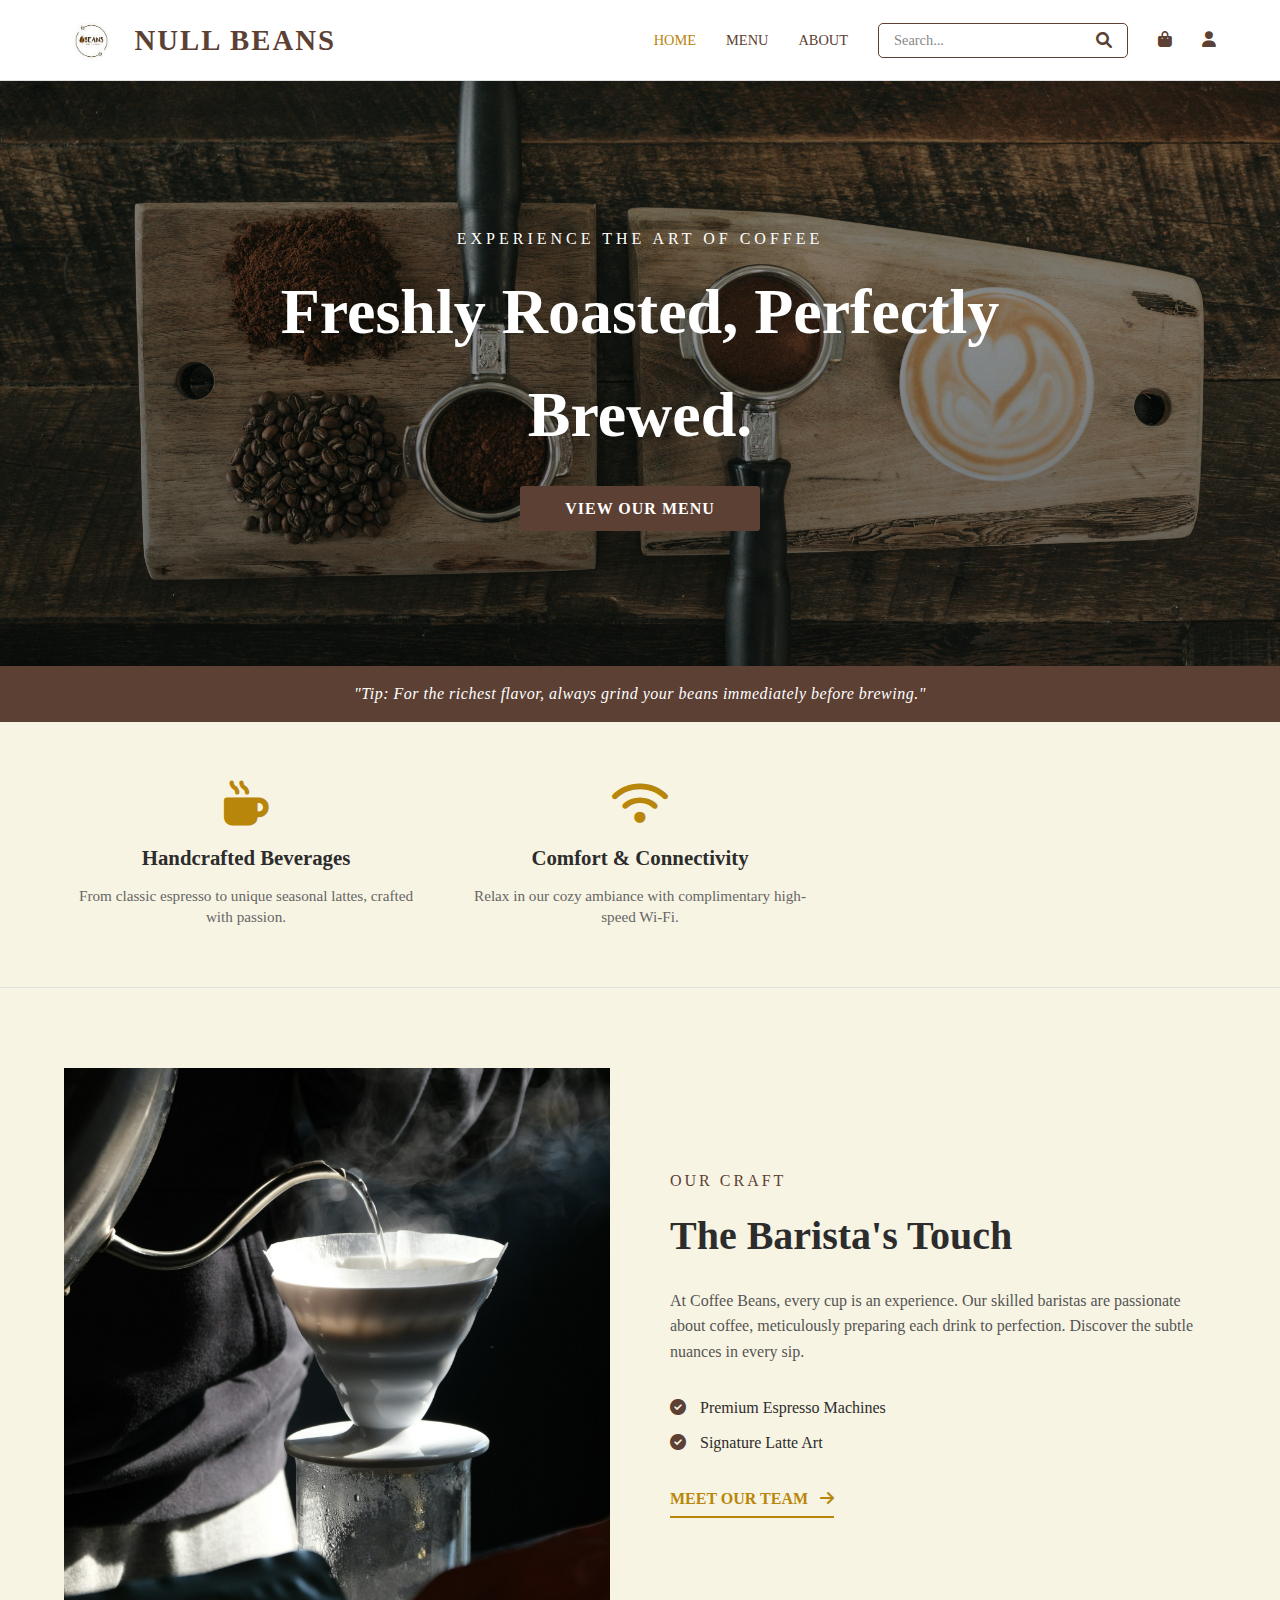
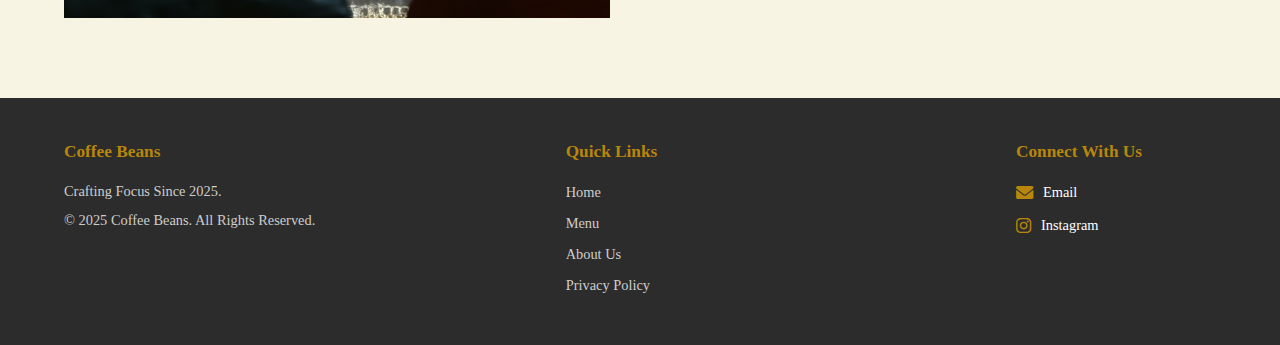
<file: index.html>
<!DOCTYPE html>
<html lang="en">
<head>
    <meta charset="UTF-8">
    <meta name="viewport" content="width=device-width, initial-scale=1.0">
    <title>Coffee Beans - Premium Coffee Shop</title>
    <link rel="stylesheet" href="style.css">
    <link rel="stylesheet" href="https://cdnjs.cloudflare.com/ajax/libs/font-awesome/6.0.0-beta3/css/all.min.css">
</head>
<body>

    <header class="main-header">
        <div class="container">
            <div class="logo">
                <a href="#">
                    <img src="img1.jpg" alt="Coffee Beans Logo" class="brand-logo">
                    <span class="website-title">NULL BEANS</span>
                </a>
            </div>
            <nav class="main-nav">
                <ul>
                    <li><a href="index.html" class="active">Home</a></li>
                    <li><a href="menu.html">Menu</a></li>
                    <li><a href="about.html">About</a></li>
                    <li class="search-item">
                        <div class="nav-search-box">
                            <input type="text" placeholder="Search...">
                            <i class="fas fa-search"></i>
                        </div>
                    </li>
                    <li><a href="cart.html"><i class="fas fa-shopping-bag"></i></a></li>
                    <li><a href="profile.html"><i class="fas fa-user"></i></a></li>
                </ul>
            </nav>
        </div>
    </header>

    <section class="hero-section">
        <div class="container hero-content">
            <p class="hero-subheading">Experience the Art of Coffee</p>
            <h1>Freshly Roasted, Perfectly Brewed.</h1>
            <a href="menu.html" class="cta-button">View Our Menu</a>
        </div>
    </section>
    
    <section class="suggestion-strip">
        <div class="container">
            <p>"Tip: For the richest flavor, always grind your beans immediately before brewing."</p>
        </div>
    </section>

    <section class="value-section">
        <div class="container value-grid">
            <div class="value-card">
                <i class="fas fa-mug-hot"></i>
                <h3>Handcrafted Beverages</h3>
                <p>From classic espresso to unique seasonal lattes, crafted with passion.</p>
            </div>
            
            <div class="value-card">
                <i class="fas fa-wifi"></i>
                <h3>Comfort & Connectivity</h3>
                <p>Relax in our cozy ambiance with complimentary high-speed Wi-Fi.</p>
            </div>
        </div>
    </section>

    <section class="spotlight-section">
        <div class="container spotlight-grid">
            <div class="spotlight-image">
                <img src="img4.jpg" alt="Barista preparing a coffee">
            </div>
            <div class="spotlight-text">
                <span class="section-tag">Our Craft</span>
                <h2>The Barista's Touch</h2>
                <p>At Coffee Beans, every cup is an experience. Our skilled baristas are passionate about coffee, meticulously preparing each drink to perfection. Discover the subtle nuances in every sip.</p>
                <ul class="key-features">
                    
                    <li><i class="fas fa-check-circle"></i> Premium Espresso Machines</li>
                    <li><i class="fas fa-check-circle"></i> Signature Latte Art</li>
                </ul>
                <a href="#" class="shop-link">Meet Our Team <i class="fas fa-arrow-right"></i></a>
            </div>
        </div>
    </section>

    <footer class="main-footer">
        <div class="container footer-content">
            <div class="footer-section contact-info">
                <h3>Coffee Beans</h3>
                <p>Crafting Focus Since 2025.</p>
                <p>&copy; 2025 Coffee Beans. All Rights Reserved.</p>
            </div>
            <div class="footer-section footer-links">
                <h3>Quick Links</h3>
                <ul>
                    <li><a href="index.html">Home</a></li>
                    <li><a href="menu.html">Menu</a></li>
                    <li><a href="about.html">About Us</a></li>
                    <li><a href="#">Privacy Policy</a></li>
                </ul>
            </div>
            <div class="footer-section social-media">
                <h3>Connect With Us</h3>
                <a href="Nulbeans@gmail.com" class="social-icon"><i class="fas fa-envelope"></i> Email</a>
                <a href="https://www.instagram.com/nulbeans?igsh=MWQxdHUwdnF5MXJobg==" class="social-icon" target="_blank"><i class="fab fa-instagram"></i> Instagram</a>
            </div>
        </div>
    </footer>

</body>
</html>
</file>
<file: style.css>
/* --- Global Reset and Setup --- */
* {
    box-sizing: border-box;
    margin: 0;
    padding: 0;
}

body {
    font-family: 'Georgia', serif;
    line-height: 1.6;
    color: #2c2c2c; /* Deep Charcoal text */
    background-color: #F8F4E3; /* Soft Cream Background (Entire Page) */
}

.container {
    width: 90%;
    max-width: 1280px;
    margin: 0 auto;
}

a {
    text-decoration: none;
    color: inherit;
    transition: color 0.3s;
}

ul {
    list-style: none;
}

/* --- Premium Coffee Shop Color Palette --- */
:root {
    --white: #fff;
    --dark-text: #2c2c2c;
    --border-light: #e0e0e0;
    --accent-gold: #B8860B; /* Burnished Gold */
    --primary-coffee-brown: #5C4033; /* Rich Espresso Brown */
    --hover-gold: #D4AF37;
}

/* --- Header & Navigation --- */
.main-header {
    background-color: var(--white); /* White Navbar */
    padding: 15px 0; /* DECREASED PADDING for smaller size */
    border-bottom: 1px solid var(--border-light);
}

.main-header .container {
    display: flex;
    justify-content: space-between;
    align-items: center;
}

.logo a {
    display: flex; /* Enable flex for logo and title alignment */
    align-items: center;
    gap: 15px; /* Space between the image logo and the text title */
    color: inherit; /* Ensure the link doesn't affect the title color */
}

.brand-logo {
    height: 50px; /* REDUCED HEIGHT for smaller logo image */
    width: auto;
    display: block;
}

.website-title {
    font-family: 'Georgia', serif;
    font-size: 1.8em;
    font-weight: 700;
    color: var(--primary-coffee-brown); /* Coffee color text */
    letter-spacing: 2px;
    text-transform: uppercase;
    line-height: 1; 
}

.main-nav ul {
    display: flex;
    gap: 30px;
    align-items: center;
}

.main-nav a {
    text-transform: uppercase;
    font-size: 0.9em;
    font-weight: 500;
    padding: 5px 0;
    color: var(--primary-coffee-brown);
}

.main-nav a:hover,
.main-nav a.active {
    color: var(--accent-gold);
}

.main-nav i {
    font-size: 1.1em;
    color: var(--primary-coffee-brown);
}
.main-nav a:hover i {
    color: var(--accent-gold);
}

/* Search Bar Styling */
.nav-search-box {
    display: flex;
    align-items: center;
    border: 1px solid var(--primary-coffee-brown);
    border-radius: 5px;
    padding: 8px 15px;
    width: 250px;
    background-color: var(--white);
    transition: all 0.3s ease;
}

.nav-search-box:focus-within {
    border-color: var(--accent-gold);
    box-shadow: 0 0 0 2px rgba(184, 134, 11, 0.2);
}

.nav-search-box input {
    border: none;
    outline: none;
    flex-grow: 1;
    padding: 0;
    background: none;
    color: var(--dark-text);
    font-family: 'Georgia', serif;
    font-size: 0.9em;
}

.nav-search-box input::placeholder {
    color: #888;
}

.nav-search-box i {
    color: var(--primary-coffee-brown);
    margin-left: 10px;
    font-size: 1em;
}


/* --- Hero Section --- */
.hero-section {
    height: 65vh;
    min-height: 450px;
    /* Moody coffee cup image */
    background: linear-gradient(rgba(0, 0, 0, 0.3), rgba(0, 0, 0, 0.5)), url('img2.jpg') no-repeat center center/cover;
    display: flex;
    align-items: center;
    text-align: center;
    color: var(--white);
}

.hero-content {
    max-width: 900px;
    margin: 0 auto;
    padding: 0 20px;
}

.hero-subheading {
    text-transform: uppercase;
    font-size: 1em;
    letter-spacing: 4px;
    font-weight: 400;
    margin-bottom: 10px;
    color: var(--hover-gold);
}

.hero-content h1 {
    font-size: 4em;
    margin-bottom: 30px;
    font-weight: 700;
}

.cta-button {
    background-color: var(--primary-coffee-brown);
    color: var(--white);
    padding: 14px 45px;
    border-radius: 3px;
    text-transform: uppercase;
    font-weight: bold;
    letter-spacing: 1px;
    transition: background-color 0.3s;
}

.cta-button:hover {
    background-color: var(--accent-gold);
}

/* --- Value Propositions Section --- */
.value-section {
    padding: 60px 0;
    background-color: var(--cream-bg);
    border-bottom: 1px solid var(--border-light);
}

.value-grid {
    display: grid;
    grid-template-columns: repeat(3, 1fr);
    gap: 30px;
    text-align: center;
}

.value-card i {
    font-size: 2.8em;
    color: var(--accent-gold);
    margin-bottom: 15px;
}

.value-card h3 {
    font-size: 1.3em;
    font-weight: 600;
    margin-bottom: 10px;
}

.value-card p {
    color: #666;
    font-size: 0.95em;
    line-height: 1.4;
}

/* --- Featured Product Spotlight --- */
.spotlight-section {
    padding: 80px 0;
    background-color: var(--cream-bg);
}

.spotlight-grid {
    display: grid;
    grid-template-columns: 1fr 1fr;
    gap: 60px;
    align-items: center;
}

.spotlight-image img {
    width: 100%;
    height: 550px;
    object-fit: cover;
    display: block;
    border-radius: 0;
}

.section-tag {
    color: var(--primary-coffee-brown);
    text-transform: uppercase;
    font-size: 1em;
    letter-spacing: 3px;
    display: block;
    margin-bottom: 10px;
    font-weight: 500;
}

.spotlight-text h2 {
    font-size: 2.5em;
    margin-bottom: 20px;
    font-weight: 700;
    color: var(--dark-text);
}

.spotlight-text p {
    margin-bottom: 30px;
    color: #555;
    line-height: 1.6;
}

.key-features {
    margin-bottom: 30px;
}

.key-features li {
    text-align: left;
    margin-bottom: 10px;
    font-size: 1em;
    color: var(--dark-text);
}

.key-features i {
    color: var(--primary-coffee-brown);
    margin-right: 10px;
}

.shop-link {
    color: var(--accent-gold);
    font-weight: 600;
    text-transform: uppercase;
    display: inline-block;
    border-bottom: 2px solid var(--accent-gold);
    padding-bottom: 5px;
}

.shop-link i {
    margin-left: 8px;
    transition: margin-left 0.3s;
}

.shop-link:hover i {
    margin-left: 15px;
}

/* Media Query for Mobile/Tablet */
@media (max-width: 900px) {
    .main-nav ul {
        gap: 15px;
    }
    .hero-content h1 {
        font-size: 2.5em;
    }
    .value-grid, .spotlight-grid {
        grid-template-columns: 1fr;
    }
    .spotlight-image img {
        height: 400px;
    }
    .spotlight-text {
        padding-top: 20px;
    }
    .nav-search-box {
        width: 180px;
        padding: 6px 10px;
    }
}

/* --- Menu Page Specific Styling --- */

.menu-page-content {
    padding: 60px 0 100px 0;
    background-color: var(--cream-bg);
}

.page-title {
    font-size: 3.5em;
    font-weight: 700;
    text-align: center;
    color: var(--primary-coffee-brown);
    margin-bottom: 10px;
}

.menu-intro {
    font-size: 1.1em;
    text-align: center;
    color: #666;
    margin-bottom: 50px;
    font-style: italic;
}

.menu-grid {
    display: grid;
    grid-template-columns: repeat(2, 1fr); /* Two columns for categories */
    gap: 50px 80px;
}

.full-width {
    grid-column: 1 / -1; /* Make the Iced Tea section span both columns */
}

.category-title {
    font-size: 2em;
    font-weight: 700;
    color: var(--dark-text);
    margin-bottom: 25px;
    padding-bottom: 10px;
    border-bottom: 3px solid var(--accent-gold); /* Gold underline for premium feel */
}

.category-title i {
    color: var(--primary-coffee-brown);
    margin-right: 15px;
    font-size: 1em;
}

.menu-list {
    display: grid;
    gap: 15px;
}

.menu-list.two-columns {
    grid-template-columns: repeat(2, 1fr); /* Split the Iced Tea list into two columns */
    gap: 15px 40px;
}

.menu-item {
    display: flex;
    justify-content: space-between;
    align-items: baseline;
    padding: 8px 0;
    border-bottom: 1px dotted #ccc;
    font-size: 1.1em;
}

.item-name {
    font-weight: 500;
    color: var(--primary-coffee-brown);
}

.item-price {
    /* Add a placeholder price if desired, otherwise leave empty */
    color: var(--dark-text); 
    font-weight: 700;
    font-style: italic;
}

/* Responsive adjustment for menu page */
@media (max-width: 768px) {
    .menu-grid {
        grid-template-columns: 1fr; /* Stack categories on mobile */
        gap: 40px;
    }
    .menu-list.two-columns {
        grid-template-columns: 1fr; /* Stack tea items on mobile */
    }
    .page-title {
        font-size: 2.5em;
    }
}

/* --- Menu Page Specific Styling --- */

/* Menu Page Hero Section */
.menu-hero-section {
    height: 40vh; /* Shorter hero for internal pages */
    min-height: 250px;
    background: linear-gradient(rgba(0, 0, 0, 0.4), rgba(0, 0, 0, 0.6)), url('img7.jpg') no-repeat center center/cover;
    display: flex;
    align-items: center;
    justify-content: center;
    text-align: center;
    color: var(--white);
    margin-bottom: 0px; /* Space below the hero */
}

.menu-hero-section h1 {
    font-size: 3.5em;
    font-weight: 700;
    margin-bottom: 10px;
}

.menu-hero-section p {
    font-size: 1.2em;
    font-weight: 300;
    color: var(--hover-gold);
}


.menu-page-content {
    padding: 20px 0 100px 0; /* Reduced top padding as hero now exists */
    background-color: var(--cream-bg);
}

/* Removed the .page-title and .menu-intro from here as they are now in the hero */
.menu-intro {
    font-size: 1.1em;
    text-align: center;
    color: #666;
    margin-bottom: 50px;
    font-style: italic;
}


.menu-grid {
    display: grid;
    grid-template-columns: repeat(2, 1fr);
    gap: 50px 80px;
}

.full-width {
    grid-column: 1 / -1;
}

.category-title {
    font-size: 2em;
    font-weight: 700;
    color: var(--dark-text);
    margin-bottom: 25px;
    padding-bottom: 10px;
    border-bottom: 3px solid var(--accent-gold);
}

.category-title i {
    color: var(--primary-coffee-brown);
    margin-right: 15px;
    font-size: 1em;
}

.menu-list {
    display: grid;
    gap: 15px;
}

.menu-list.two-columns {
    grid-template-columns: repeat(2, 1fr);
    gap: 15px 40px;
}

.menu-item {
    display: flex;
    justify-content: space-between;
    align-items: baseline;
    padding: 8px 0;
    border-bottom: 1px dotted #ccc;
    font-size: 1.1em;
}

.item-name {
    font-weight: 500;
    color: var(--primary-coffee-brown);
}

.item-price {
    color: var(--dark-text); 
    font-weight: 700;
    font-style: italic;
}

/* New: Menu Page Image Gallery */
.menu-image-gallery {
    margin-top: 80px;
    text-align: center;
}

.gallery-heading {
    font-size: 2.5em;
    font-weight: 700;
    color: var(--primary-coffee-brown);
    margin-bottom: 40px;
}

.gallery-grid {
    display: grid;
    grid-template-columns: repeat(auto-fit, minmax(280px, 1fr));
    gap: 20px;
}

.gallery-grid img {
    width: 100%;
    height: 250px; /* Consistent height for images */
    object-fit: cover;
    border-radius: 5px;
    box-shadow: 0 5px 15px rgba(0, 0, 0, 0.1);
    transition: transform 0.3s ease;
}

.gallery-grid img:hover {
    transform: scale(1.03);
}

/* Responsive adjustment for menu page */
@media (max-width: 768px) {
    .menu-grid {
        grid-template-columns: 1fr;
        gap: 40px;
    }
    .menu-list.two-columns {
        grid-template-columns: 1fr;
    }
    .menu-hero-section h1 {
        font-size: 2.5em;
    }
    .gallery-heading {
        font-size: 2em;
    }
}

/* --- About Page Specific Styling --- */

/* About Page Hero */
.about-hero-section {
    height: 40vh; 
    min-height: 250px;
    /* Image related to focus, design, or minimal coffee */
    background: linear-gradient(rgba(0, 0, 0, 0.5), rgba(0, 0, 0, 0.7)), url('img6.jpg') no-repeat center center/cover;
    display: flex;
    align-items: center;
    justify-content: center;
    text-align: center;
    color: var(--white);
}

.about-tagline {
    font-size: 3em;
    font-weight: 700;
    color: var(--hover-gold);
    max-width: 800px;
}

.about-content {
    padding: 80px 0;
    background-color: var(--cream-bg);
}

.story-philosophy-section {
    display: grid;
    grid-template-columns: 1fr 1fr;
    gap: 60px;
    align-items: center;
    margin-bottom: 80px;
}

.about-heading {
    font-size: 2.5em;
    font-weight: 700;
    color: var(--primary-coffee-brown);
    margin-bottom: 20px;
}

.about-heading.center {
    text-align: center;
    margin-bottom: 50px;
}

.about-section-tag {
    color: var(--accent-gold);
    text-transform: uppercase;
    font-size: 1em;
    letter-spacing: 3px;
    display: block;
    margin-bottom: 10px;
    font-weight: 500;
}

.text-block p {
    margin-bottom: 15px;
    line-height: 1.7;
    color: #555;
    font-size: 1.1em;
}

.image-block img {
    width: 100%;
    height: 550px;
    object-fit: cover;
    display: block;
    border-radius: 4px;
}

/* Mantra Spotlight Section */
.mantra-spotlight {
    background-color: var(--primary-coffee-brown);
    color: var(--white);
    padding: 60px 40px;
    text-align: center;
    border-radius: 4px;
    margin-bottom: 80px;
}

.mantra-quote {
    max-width: 900px;
    margin: 0 auto;
}

.mantra-quote p {
    font-size: 1.8em;
    line-height: 1.5;
    font-style: italic;
    font-weight: 300;
}

/* Value Pillars Section */
.pillars-grid {
    display: grid;
    grid-template-columns: repeat(3, 1fr);
    gap: 30px;
    text-align: center;
}

.pillar-card {
    background-color: var(--white);
    padding: 40px 20px;
    border: 1px solid var(--border-light);
    border-radius: 4px;
    box-shadow: 0 4px 10px rgba(0, 0, 0, 0.05);
}

.pillar-card i {
    font-size: 3em;
    color: var(--accent-gold);
    margin-bottom: 15px;
}

.pillar-card h3 {
    font-size: 1.4em;
    font-weight: 700;
    color: var(--dark-text);
    margin-bottom: 10px;
}

/* Media Query for responsive layout */
@media (max-width: 900px) {
    .story-philosophy-section,
    .pillars-grid {
        grid-template-columns: 1fr;
    }
    .image-block img {
        height: 400px;
        order: -1; /* Image appears first on mobile */
        margin-bottom: 30px;
    }
    .about-tagline {
        font-size: 2em;
    }
    .mantra-quote p {
        font-size: 1.4em;
    }
}

/* --- START RESPONSIVE MOBILE STYLES (Add to the end of style.css) --- */

@media (max-width: 900px) {
    /* * --- GLOBAL ADJUSTMENTS --- 
     */
    .container {
        width: 95%; /* Use more screen width on smaller devices */
    }

    /* * --- HEADER & NAVIGATION --- 
     * Stack logo/title above the main menu items for cleaner look
     */
    .main-header .container {
        flex-direction: column;
        align-items: flex-start;
        gap: 10px;
    }
    
    .logo a {
        flex-direction: column; /* Stack logo image and title vertically */
        align-items: flex-start;
        gap: 5px;
    }
    
    .brand-logo {
        height: 40px; /* Slightly smaller logo */
    }
    
    .website-title {
        font-size: 1.4em; /* Smaller title font */
        letter-spacing: 1px;
    }

    .main-nav {
        width: 100%;
        margin-top: 10px;
        padding-bottom: 5px;
        border-top: 1px solid var(--border-light);
    }
    
    .main-nav ul {
        justify-content: space-between; /* Space out nav links */
        gap: 15px; 
    }
    
    .main-nav a {
        font-size: 0.8em; /* Smaller font for menu links */
    }

    /* Hide the search input field and show only the icon on smaller screens */
    .search-item {
        order: 10; /* Move search item to the end */
    }
    .nav-search-box {
        width: auto;
        padding: 5px;
        border: none;
        background: none;
    }
    .nav-search-box input {
        display: none; /* Hide the input box */
    }
    .nav-search-box i {
        margin: 0;
        font-size: 1.5em; /* Make the search icon bigger for easier tapping */
    }
    
    /* * --- HOMEPAGE (index.html) SPECIFIC STYLES --- 
     */
    .hero-content h1 {
        font-size: 2.8em;
    }
    .hero-subheading {
        letter-spacing: 3px;
    }
    
    /* Stack value cards and spotlight elements */
    .value-grid, .spotlight-grid {
        grid-template-columns: 1fr;
        gap: 40px;
    }
    
    /* Reverse order for visual flow on mobile */
    .spotlight-image {
        order: -1; 
    }
    
    .spotlight-image img {
        height: 350px; /* Adjust height */
    }
    .spotlight-text {
        text-align: center;
    }
    .spotlight-text .key-features {
        text-align: left;
        margin: 0 auto 30px auto;
        max-width: 300px; /* Constrain list width */
    }


    /* * --- MENU PAGE (menu.html) SPECIFIC STYLES --- 
     */
    .menu-hero-section h1 {
        font-size: 2.5em;
    }
    
    /* Stack menu categories */
    .menu-grid {
        grid-template-columns: 1fr;
        gap: 40px;
    }
    
    /* Stack iced tea items */
    .menu-list.two-columns {
        grid-template-columns: 1fr;
    }
    
    .gallery-grid {
        grid-template-columns: repeat(2, 1fr); /* 2 images per row */
        gap: 10px;
    }
    
    .gallery-grid img {
        height: 180px; /* Shorter image height on mobile */
    }


    /* * --- ABOUT PAGE (about.html) SPECIFIC STYLES --- 
     */
    .about-tagline {
        font-size: 2em;
    }
    
    /* Stack story and pillar sections */
    .story-philosophy-section, .pillars-grid {
        grid-template-columns: 1fr;
    }
    
    /* Stack image above text in the story section */
    .image-block {
        order: -1;
    }
    .image-block img {
        height: 350px;
    }
    
    .mantra-spotlight {
        padding: 40px 20px;
    }
    .mantra-quote p {
        font-size: 1.3em;
    }
    
    .pillar-card {
        padding: 30px 15px;
    }
}

/* --- END RESPONSIVE MOBILE STYLES --- */

/* --- CSS Modifications for Hero Subheading Color --- */

.hero-subheading {
    text-transform: uppercase;
    font-size: 1em;
    letter-spacing: 4px;
    font-weight: 400;
    margin-bottom: 10px;
    color: var(--white); /* CHANGED: Set to white for cleaner look against dark image */
}

/* --- New CSS for Suggestion Strip --- */

.suggestion-strip {
    background-color: var(--primary-coffee-brown); /* Espresso Brown background */
    color: var(--white);
    padding: 15px 0;
    text-align: center;
    font-size: 1em;
    font-style: italic;
    letter-spacing: 0.5px;
}

/* --- New CSS for Footer --- */

.main-footer {
    background-color: var(--dark-text); /* Use charcoal/dark text color for contrast */
    color: #ccc;
    padding: 40px 0;
    font-size: 0.9em;
}

.footer-content {
    display: flex;
    justify-content: space-between;
    flex-wrap: wrap;
    gap: 30px;
}

.footer-section {
    min-width: 200px;
}

.footer-section h3 {
    color: var(--accent-gold);
    font-size: 1.2em;
    margin-bottom: 15px;
    font-weight: 700;
}

.footer-section p {
    margin-bottom: 8px;
    line-height: 1.5;
}

.footer-links ul {
    list-style: none;
    padding: 0;
}

.footer-links a {
    color: #ccc;
    display: block;
    margin-bottom: 8px;
}

.footer-links a:hover {
    color: var(--accent-gold);
}

.social-icon {
    display: flex;
    align-items: center;
    color: var(--white);
    margin-bottom: 10px;
}

.social-icon:hover {
    color: var(--accent-gold);
}

.social-icon i {
    font-size: 1.2em;
    margin-right: 10px;
    color: var(--accent-gold);
}

/* --- Mobile View Adjustments for Footer --- */
@media (max-width: 600px) {
    .footer-content {
        flex-direction: column;
        gap: 20px;
        text-align: center;
    }
    .footer-section {
        min-width: 100%;
        margin-bottom: 15px;
    }
    .footer-links ul {
        text-align: center;
    }
    .footer-links li, .social-icon {
        display: block;
        margin: 5px auto;
        width: fit-content;
    }
    .social-icon i {
        margin-right: 5px;
    }
}

/* --- Cart Page Specific Styling --- */

.cart-page-content {
    padding: 60px 0 80px 0;
    background-color: var(--cream-bg);
}

.cart-title {
    font-size: 2.8em;
    font-weight: 700;
    color: var(--primary-coffee-brown);
    margin-bottom: 5px;
}

.cart-title i {
    color: var(--accent-gold);
    margin-right: 15px;
}

.cart-status {
    font-size: 1.1em;
    color: #666;
    margin-bottom: 40px;
    padding-bottom: 20px;
    border-bottom: 1px solid var(--border-light);
}

.cart-layout {
    display: grid;
    grid-template-columns: 2fr 1fr; /* Cart list takes two-thirds, summary takes one-third */
    gap: 40px;
}

/* --- Cart Items List --- */
.cart-items-list {
    background-color: var(--white);
    padding: 20px;
    border-radius: 4px;
    border: 1px solid var(--border-light);
}

.cart-item {
    display: flex;
    align-items: center;
    padding: 20px 0;
    border-bottom: 1px solid #eee;
}

.cart-item:last-child {
    border-bottom: none;
}

.item-thumbnail {
    width: 80px;
    height: 80px;
    object-fit: cover;
    border-radius: 4px;
    margin-right: 20px;
}

.item-details {
    flex-grow: 1;
}

.item-details h3 {
    font-size: 1.2em;
    color: var(--dark-text);
    margin-bottom: 5px;
}

.item-sub-details {
    font-size: 0.9em;
    color: #888;
}

.remove-btn {
    background: none;
    border: none;
    color: var(--primary-coffee-brown);
    font-size: 0.85em;
    cursor: pointer;
    text-decoration: underline;
    margin-top: 5px;
}

.item-controls {
    margin: 0 30px;
}

.item-quantity {
    width: 60px;
    padding: 8px;
    text-align: center;
    border: 1px solid #ccc;
    border-radius: 4px;
    font-family: inherit;
}

.item-price-total {
    font-size: 1.2em;
    font-weight: 700;
    color: var(--primary-coffee-brown);
}

.cart-actions {
    padding-top: 20px;
}

.continue-shopping {
    color: var(--primary-coffee-brown);
    font-weight: 500;
}

/* --- Cart Summary --- */
.cart-summary {
    background-color: var(--white);
    padding: 25px;
    border-radius: 4px;
    height: fit-content;
    border: 1px solid var(--border-light);
}

.cart-summary h2 {
    font-size: 1.6em;
    color: var(--primary-coffee-brown);
    margin-bottom: 25px;
    padding-bottom: 15px;
    border-bottom: 1px solid var(--border-light);
}

.summary-line {
    display: flex;
    justify-content: space-between;
    margin-bottom: 15px;
    font-size: 1em;
}

.summary-line.total {
    font-size: 1.3em;
    font-weight: 700;
    color: var(--dark-text);
    padding-top: 15px;
    border-top: 2px solid var(--accent-gold);
}

.checkout-btn {
    display: block;
    width: 100%;
    text-align: center;
    margin-top: 25px;
    padding: 15px 0;
    /* Overriding CTA button styles for a strong look */
    background-color: var(--accent-gold); 
}

.checkout-btn:hover {
    background-color: var(--hover-gold);
}

.tax-info {
    text-align: center;
    font-size: 0.85em;
    color: #888;
    margin-top: 15px;
}

/* --- Mobile View Adjustments for Cart --- */
@media (max-width: 900px) {
    .cart-layout {
        grid-template-columns: 1fr; /* Stack items and summary */
        gap: 30px;
    }
    
    .cart-item {
        flex-wrap: wrap;
        text-align: center;
        justify-content: space-between;
    }
    
    .item-thumbnail {
        margin: 0 10px 10px 0;
    }

    .item-details {
        margin-right: auto;
        text-align: left;
    }
    
    .item-controls {
        width: 100%; /* Full width for quantity input */
        margin: 10px 0;
        order: 3;
        text-align: left;
    }

    .item-price-total {
        order: 2; /* Price next to the quantity/details */
        margin-left: 10px;
    }
}

/* --- Profile Page Specific Styling --- */

.profile-page-content {
    padding: 60px 0 80px 0;
    background-color: var(--cream-bg);
}

.profile-title {
    font-size: 2.5em;
    font-weight: 700;
    color: var(--primary-coffee-brown);
    margin-bottom: 5px;
}

.profile-title i {
    color: var(--accent-gold);
    margin-right: 15px;
}

.profile-welcome {
    font-size: 1.1em;
    color: #666;
    margin-bottom: 40px;
    padding-bottom: 20px;
    border-bottom: 1px solid var(--border-light);
}

.profile-layout {
    display: grid;
    grid-template-columns: 250px 1fr; /* Fixed width sidebar, flexible content */
    gap: 40px;
}

/* --- Profile Navigation/Tabs --- */
.profile-nav-tabs {
    background-color: var(--white);
    padding: 20px 0;
    border-radius: 4px;
    border: 1px solid var(--border-light);
    height: fit-content; /* Only take up necessary height */
}

.nav-tab {
    display: flex;
    align-items: center;
    padding: 15px 20px;
    color: var(--dark-text);
    font-size: 1em;
    font-weight: 500;
    transition: background-color 0.3s;
    border-left: 3px solid transparent;
}

.nav-tab i {
    margin-right: 10px;
    color: var(--primary-coffee-brown);
}

.nav-tab:hover {
    background-color: var(--light-gray);
}

.nav-tab.active {
    background-color: var(--light-gray);
    color: var(--primary-coffee-brown);
    border-left: 3px solid var(--accent-gold);
}

.nav-tab.active i {
    color: var(--accent-gold);
}

.logout-btn {
    border-top: 1px solid var(--border-light);
    margin-top: 10px;
    color: #cc0000;
}

.logout-btn i {
    color: #cc0000;
}

/* --- Profile Content Area --- */
.profile-content-area {
    background-color: var(--white);
    padding: 30px;
    border-radius: 4px;
    border: 1px solid var(--border-light);
}

.profile-section h2 {
    font-size: 1.8em;
    color: var(--primary-coffee-brown);
    margin-bottom: 25px;
    border-bottom: 1px solid var(--border-light);
    padding-bottom: 10px;
}

/* Dashboard Styles */
#dashboard h3 {
    margin-top: 30px;
    margin-bottom: 15px;
    color: var(--dark-text);
    font-size: 1.4em;
}

.stat-grid {
    display: grid;
    grid-template-columns: repeat(3, 1fr);
    gap: 20px;
    margin-bottom: 40px;
}

.stat-card {
    background-color: var(--cream-bg);
    padding: 20px;
    border-radius: 4px;
    text-align: center;
    border: 1px solid var(--border-light);
}

.stat-card h3 {
    font-size: 1em;
    margin-bottom: 10px;
    color: #666;
}

.stat-card p {
    font-size: 2.2em;
    font-weight: 700;
    color: var(--primary-coffee-brown);
}

.stat-card p.gold-text {
    color: var(--accent-gold);
}

.quick-actions {
    display: flex;
    gap: 20px;
}

.action-btn {
    padding: 10px 20px;
    border: 1px solid var(--primary-coffee-brown);
    color: var(--primary-coffee-brown);
    border-radius: 4px;
    font-weight: 500;
    transition: background-color 0.3s;
}

.action-btn:hover {
    background-color: var(--light-gray);
}

.primary-action {
    background-color: var(--primary-coffee-brown);
    color: var(--white);
}

.primary-action:hover {
    background-color: var(--accent-gold);
    border-color: var(--accent-gold);
}

/* Order History Styles */
.order-item {
    display: grid;
    grid-template-columns: 100px 120px 120px 80px 1fr;
    gap: 10px;
    align-items: center;
    padding: 15px 0;
    border-bottom: 1px solid var(--border-light);
}

.order-item:first-child {
    font-weight: 700;
    color: var(--dark-text);
    border-bottom: 2px solid var(--primary-coffee-brown);
}

.order-id {
    font-weight: 600;
    color: var(--primary-coffee-brown);
}

.order-status {
    font-size: 0.9em;
    padding: 4px 8px;
    border-radius: 3px;
    color: var(--white);
    background-color: #f0ad4e;
}

.order-status.completed {
    background-color: #5cb85c;
}

.order-total {
    font-weight: 700;
    color: var(--dark-text);
}

.order-details-link {
    color: var(--accent-gold);
    text-decoration: underline;
    text-align: right;
}

.no-orders-msg {
    padding: 20px;
    text-align: center;
    color: #999;
}

/* --- Mobile View Adjustments for Profile --- */
@media (max-width: 900px) {
    .profile-layout {
        grid-template-columns: 1fr; /* Stack sidebar and content */
        gap: 20px;
    }
    
    .profile-nav-tabs {
        display: flex; /* Tabs become horizontal scrollable bar */
        overflow-x: auto;
        white-space: nowrap;
        border-radius: 0;
        border-right: none;
        border-left: none;
        padding: 0;
    }

    .nav-tab {
        flex-shrink: 0;
        padding: 10px 15px;
        border-bottom: 3px solid transparent;
        border-left: none;
    }

    .nav-tab.active {
        border-left: none;
        border-bottom: 3px solid var(--accent-gold);
    }
    
    .stat-grid {
        grid-template-columns: 1fr; /* Stack stats vertically */
    }
    
    .quick-actions {
        flex-direction: column;
        gap: 10px;
    }
    
    .order-item {
        grid-template-columns: 1fr 1fr;
        font-size: 0.9em;
    }
    
    .order-id, .order-date {
        grid-column: 1 / span 2; /* Full width */
    }
    
    .order-total, .order-details-link {
        grid-row: 3;
        text-align: left;
    }
    
    .order-total {
        grid-column: 1;
    }
    
    .order-details-link {
        grid-column: 2;
        text-align: right;
    }
    
    .order-status {
        grid-row: 2;
        grid-column: 1 / span 2;
        width: fit-content;
        margin-top: 5px;
    }
}
</file>
